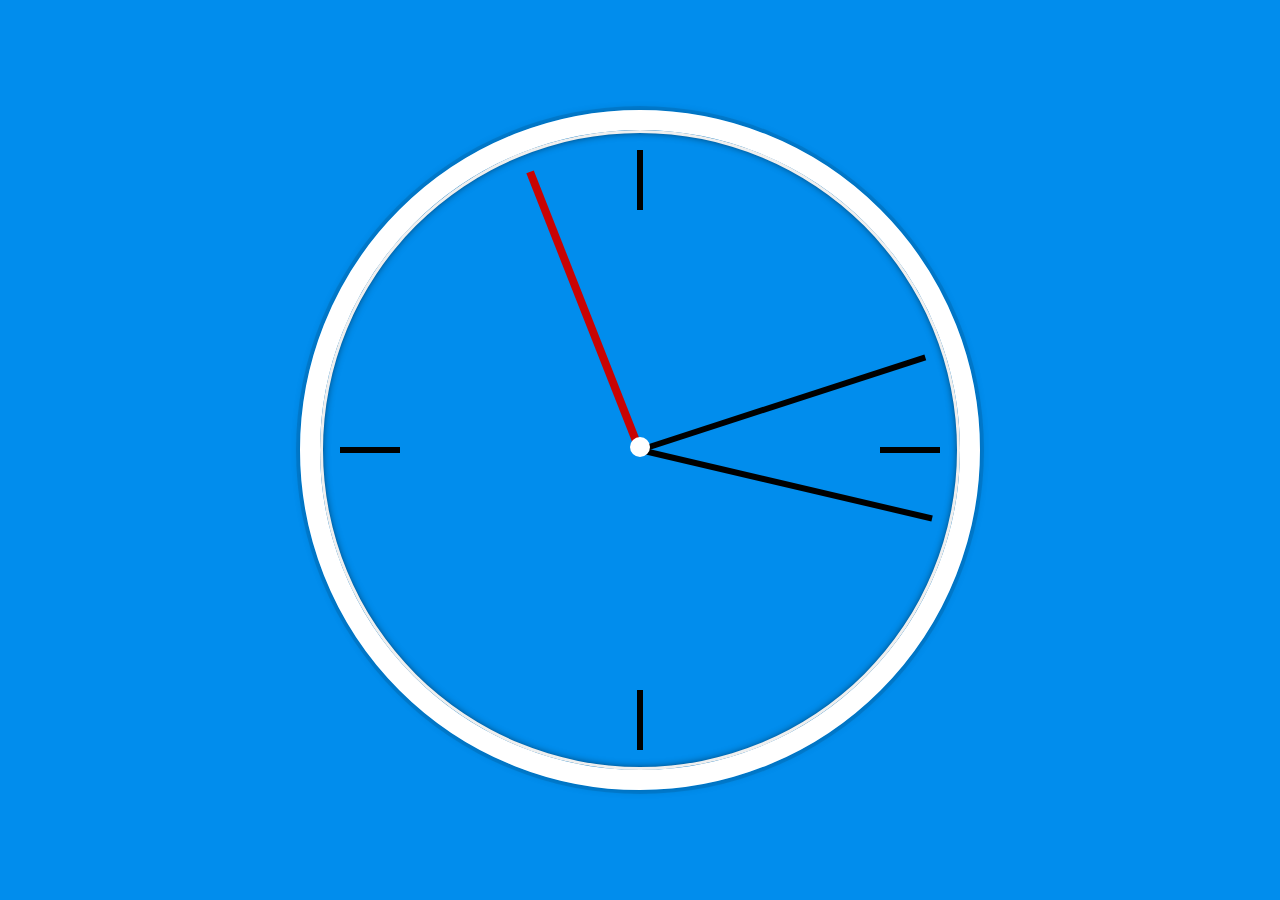
<file: CSS-JS-Clock/index.html>
<!DOCTYPE html>
<html lang="en">
<head>
    <meta charset="UTF-8">
    <title>CSS-JS Clock</title>
    <link rel="stylesheet" href="style.css">
</head> 
<body>
        
    <div class="clock">
        <div class="clock-face">
            <div class="hand hour" id="hour-hand"></div>
            <div class="hand minute" id="minute-hand"></div>
            <div class="hand second" id="second-hand"></div>
            <div class="center-button" id="center-button"></div>
            <div class="marker tick-0"></div>  <!-- 12 o'clock marker -->  
            <div class="marker tick-1"></div>   <!-- 3 o'clock marker --> 
            <div class="marker tick-2"></div>
            <div class="marker tick-3"></div>
        </div>
    </div>

</body>


<script>
    const secondHand = document.querySelector('#second-hand');
    const minuteHand = document.querySelector('#minute-hand');
    const hourHand = document.querySelector('#hour-hand');

    function setTime(){
        const now = new Date();
        const seconds = now.getSeconds();
        const secondsDegrees = ((seconds / 60) * 360) + 90;
        if (seconds === 0){
            secondHand.style.transition = 'none';
        } else {
            secondHand.style.transition = '';
        }
        
        const minutesDegrees = ((now.getMinutes() / 60) * 360) + ((now.getSeconds()/60)*6)+90;
        const hoursDegrees = ((now.getHours() / 12) * 360) + ((now.getMinutes()/60)*30)+90;
        secondHand.style.transform = `rotate(${secondsDegrees}deg)`;
        minuteHand.style.transform = `rotate(${minutesDegrees}deg)`;    
        hourHand.style.transform = `rotate(${hoursDegrees}deg)`;


    }

    setInterval(setTime, 1000);

</script>

</html>
</file>
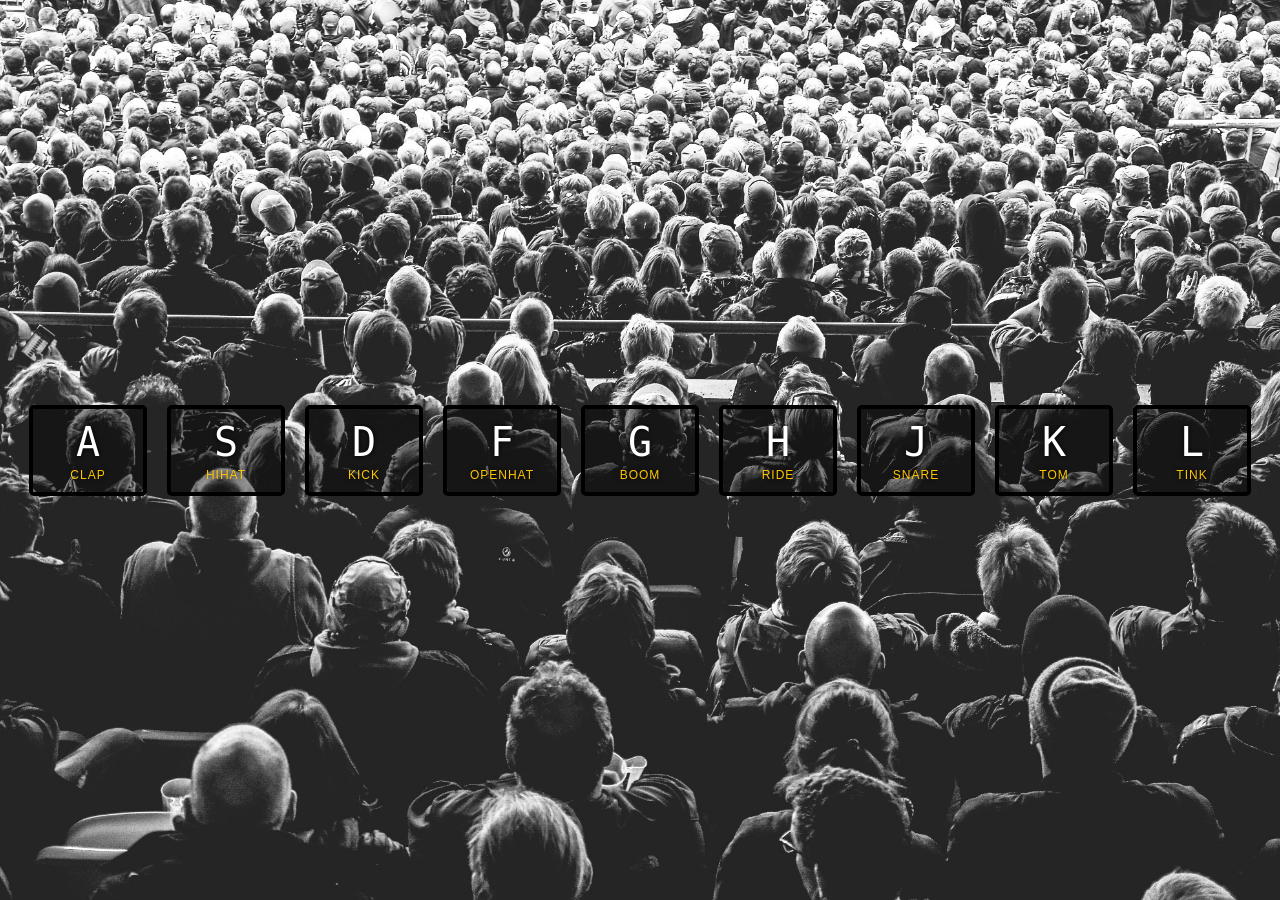
<file: javascript-drum-kit/index.html>
<!DOCTYPE html>
<html lang="en">

<head>
  <meta charset="UTF-8" />
  <meta name="viewport" content="width=device-width, initial-scale=1.0" />
  <title>JavaScript Drum Kit</title>
  <link rel="stylesheet" href="drum-kit-style.css" />
</head>


<body>
  <div class="keys">
    <div data-key="65" class="key">
      <kbd>A</kbd>
      <span class="sound">clap</span>
    </div>
    <div data-key="83" class="key">
      <kbd>S</kbd>
      <span class="sound">hihat</span>
    </div>
    <div data-key="68" class="key">
      <kbd>D</kbd>
      <span class="sound">kick</span>
    </div>
    <div data-key="70" class="key">
      <kbd>F</kbd>
      <span class="sound">openhat</span>
    </div>
    <div data-key="71" class="key">
      <kbd>G</kbd>
      <span class="sound">boom</span>
    </div>
    <div data-key="72" class="key">
      <kbd>H</kbd>
      <span class="sound">ride</span>
    </div>
    <div data-key="74" class="key">
      <kbd>J</kbd>
      <span class="sound">snare</span>
    </div>
    <div data-key="75" class="key">
      <kbd>K</kbd>
      <span class="sound">tom</span>
    </div>
    <div data-key="76" class="key">
      <kbd>L</kbd>
      <span class="sound">tink</span>
    </div>
  </div>

  <audio data-key="65" src="./sounds/clap.wav"></audio>
  <audio data-key="83" src="./sounds/hihat.wav"></audio>
  <audio data-key="68" src="./sounds/kick.wav"></audio>
  <audio data-key="70" src="./sounds/openhat.wav"></audio>
  <audio data-key="71" src="./sounds/boom.wav"></audio>
  <audio data-key="72" src="./sounds/ride.wav"></audio>
  <audio data-key="74" src="./sounds/snare.wav"></audio>
  <audio data-key="75" src="./sounds/tom.wav"></audio>
  <audio data-key="76" src="./sounds/tink.wav"></audio>

  <script>
    function getRandomColor() {
      const letters = '0123456789ABCDEF';
      let color = '#';
      for (let i = 0; i < 6; i++) {
        color += letters[Math.floor(Math.random() * 16)];
      }
      return color;
    }
    
    window.addEventListener('keydown', function (e) {
      const audio = document.querySelector(`audio[data-key="${e.keyCode}"]`);
      const key = document.querySelector(`.key[data-key="${e.keyCode}"]`);
      if (!audio) return; // stop the function from running all together
      audio.currentTime = 0; // rewind to the start
      audio.play();
      key.style.setProperty('--playing-border-color', getRandomColor());
      key.classList.add('playing');
    });

    function removeTransition(e) {
      if (e.propertyName !== 'transform') return; // skip if it's not a transform
      this.classList.remove('playing');
    }

    const keys = document.querySelectorAll('.key');
    keys.forEach(key => key.addEventListener('transitionend', removeTransition));

  </script>
</html>
</file>
<file: CSS-JS-Clock/style.css>
html {
    background: #018DED url(https://unsplash.it/1500/1000?image=881&blur=5);
    background-size: cover;
    font-family: 'helvetica neue';
    text-align: center;
    font-size: 10px;
}

body {
    margin: 0;
    font-size: 2rem;
    display: flex;
    flex: 1;
    min-height: 100vh;
    align-items: center;
}

.clock {
    width: 60rem;
    height: 60rem;
    border: 20px solid white;
    border-radius: 50%;
    margin: 50px auto;
    position: relative;
    padding: 2rem;
    box-shadow:
    0 0 0 4px rgba(0,0,0,0.1),
    inset 0 0 0 3px #EFEFEF,
    inset 0 0 10px black,
    0 0 10px rgba(0,0,0,0.2);
}

.clock-face {
    position: relative;
    width: 100%;
    height: 100%;
    transform: translateY(-3px); /* account for the height of the clock hands */
}

.hand {
    width: 50%;
    height: 6px;
    background: black;
    position: absolute;
    top: 50%;
    transform-origin: 100%;
    transform: rotate(90deg);
    transition: all 0.05s;
    transition-timing-function: cubic-bezier(0.1, 2.7, 0.58, 1);
}

.hour {
    height: 8px;
    background: hsl(0, 97%, 40%);
}   


.center-button {
    width: 20px;
    height: 20px;
    background: rgb(255, 255, 255);
    border-radius: 50%;
    position: absolute;
    top: 50%;
    left: 50%;
    transform: translate(-50%, -50%);
}

.marker {
    width: 10%;
    height: 6px;
    background: black;
    position: absolute;
    top: 50%;
    transform-origin: 100%;
}

.tick-0 {
    transform: rotate(90deg);
    transform-origin: 500%;
}

.tick-1 {
    transform: rotate(180deg);
    transform-origin: 500%;
}

.tick-2 {
    transform: rotate(270deg);
    transform-origin: 500%;
}

.tick-3 {
    transform: rotate(0deg);
    transform-origin: 500%;
}
</file>
<file: javascript-drum-kit/drum-kit-style.css>
html {
  font-size: 10px;
  background: url('./background.jpg') bottom center;
  background-size: cover;
}

body,html {
  margin: 0;
  padding: 0;
  font-family: sans-serif;
}

.keys {
  display: flex;
  flex: 1;
  min-height: 100vh;
  align-items: center;
  justify-content: center;
}

.key {
  border: .4rem solid black;
  border-radius: .5rem;
  margin: 1rem;
  font-size: 1.5rem;
  padding: 1rem .5rem;
  transition: all .07s ease;
  width: 10rem;
  text-align: center;
  color: white;
  background: rgba(0,0,0,0.4);
  text-shadow: 0 0 .5rem black;
}

.playing {
  transform: scale(1.1);
  border-color: var(--playing-border-color, #ffc600);
  box-shadow: 0 0 1rem var(--playing-border-color, #ffc600);
}

kbd {
  display: block;
  font-size: 4rem;
}

.sound {
  font-size: 1.2rem;
  text-transform: uppercase;
  letter-spacing: .1rem;
  color: #ffc600;
}
</file>
